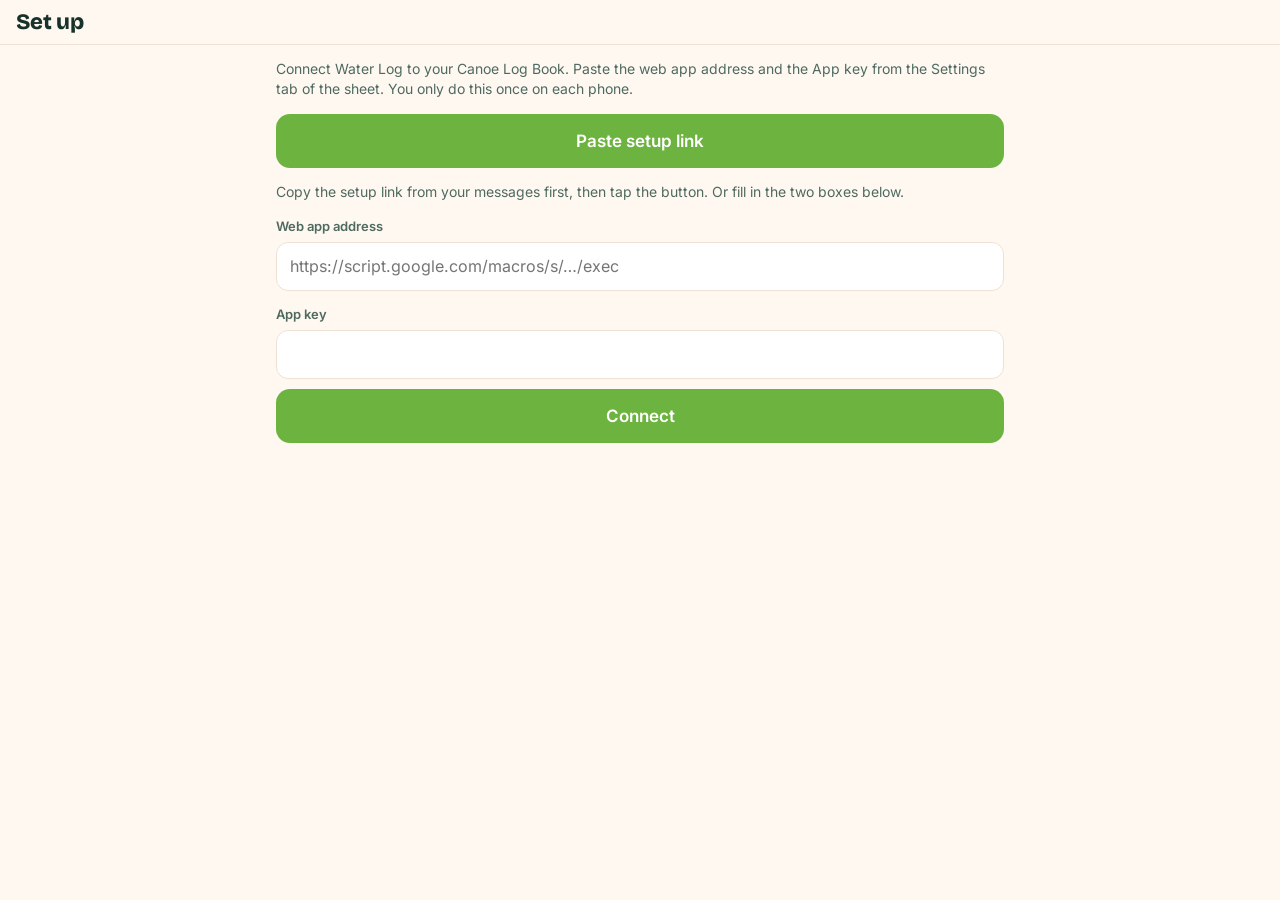
<file: index.html>
<!doctype html>
<html lang="en-GB">
<head>
<meta charset="utf-8">
<meta name="viewport" content="width=device-width, initial-scale=1, viewport-fit=cover">
<title>Water Log</title>
<meta name="theme-color" content="#111513">
<meta name="apple-mobile-web-app-capable" content="yes">
<meta name="mobile-web-app-capable" content="yes">
<meta name="apple-mobile-web-app-status-bar-style" content="black-translucent">
<meta name="apple-mobile-web-app-title" content="Water Log">
<meta name="robots" content="noindex, nofollow">
<link rel="manifest" href="manifest.webmanifest">
<link rel="icon" href="icons/icon-192.png">
<link rel="apple-touch-icon" href="icons/apple-touch-icon.png">
<link rel="stylesheet" href="vendor/leaflet.css">
<link rel="stylesheet" href="app.css">
</head>
<body>
<main id="app"></main>

<nav class="nav" id="nav">
  <a href="#home" data-tab="home">
    <svg viewBox="0 0 24 24"><path d="M3 11l9-7 9 7"/><path d="M5 10v10h14V10"/></svg>Home
  </a>
  <a href="#rivers" data-tab="rivers">
    <svg viewBox="0 0 24 24"><path d="M3 7c3-2 6 2 9 0s6-2 9 0"/><path d="M3 12c3-2 6 2 9 0s6-2 9 0"/><path d="M3 17c3-2 6 2 9 0s6-2 9 0"/></svg>Rivers
  </a>
  <a href="#add" data-tab="add" class="add">
    <span class="plus"><svg viewBox="0 0 24 24"><path d="M12 5v14M5 12h14"/></svg></span>Log
  </a>
  <a href="#map" data-tab="map">
    <svg viewBox="0 0 24 24"><path d="M9 4L3 6v14l6-2 6 2 6-2V4l-6 2-6-2z"/><path d="M9 4v14M15 6v14"/></svg>Map
  </a>
  <a href="#finish" data-tab="finish">
    <svg viewBox="0 0 24 24"><path d="M9 11l3 3 8-8"/><path d="M20 12v7a2 2 0 0 1-2 2H5a2 2 0 0 1-2-2V5a2 2 0 0 1 2-2h11"/></svg>To finish
    <span class="dot" id="finishDot" hidden></span>
  </a>
</nav>

<div class="toast" id="toast"></div>
<div id="turn"><svg viewBox="0 0 24 24"><rect x="7" y="2" width="10" height="20" rx="2"/><path d="M11 18h2"/></svg>Turn your phone upright</div>

<script src="vendor/leaflet.js"></script>
<script src="osgrid.js"></script>
<script src="vendor/exifr.js"></script>
<script src="js/core.js"></script>
<script src="js/sync.js"></script>
<script src="js/maps.js"></script>
<script src="js/places.js"></script>
<script src="js/levels.js"></script>
<script src="js/charts.js"></script>
<script src="js/photos.js"></script>
<script src="js/logbook.js"></script>
<script src="js/app.js"></script>
</body>
</html>
</file>
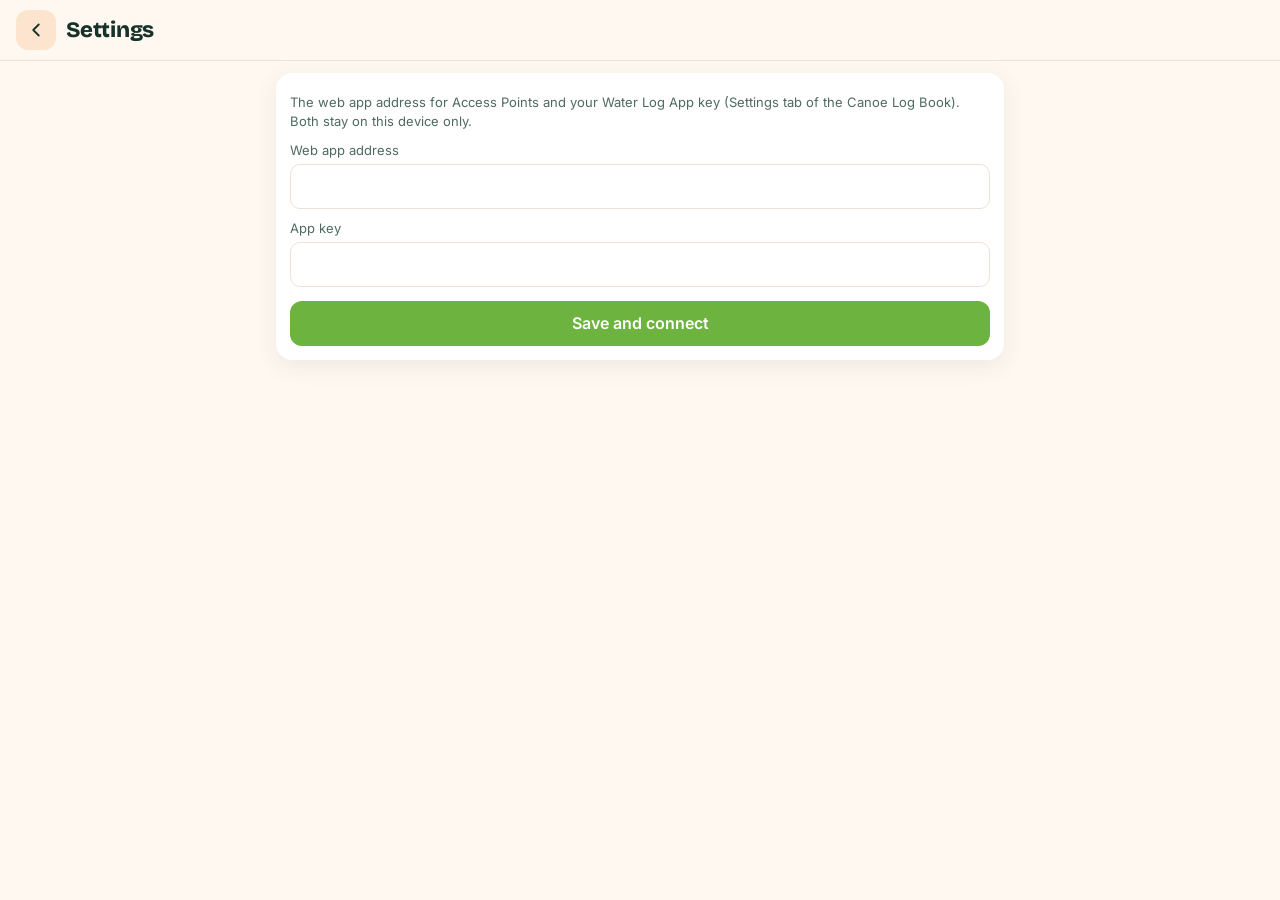
<file: access/index.html>
<!doctype html>
<html lang="en-GB">
<head>
<meta charset="utf-8">
<meta name="viewport" content="width=device-width, initial-scale=1, viewport-fit=cover">
<meta name="robots" content="noindex">
<meta name="apple-mobile-web-app-capable" content="yes">
<meta name="theme-color" content="#FFF8F1">
<title>Access Points</title>
<link rel="icon" href="../icons/icon-192.png">
<link rel="apple-touch-icon" href="../icons/apple-touch-icon.png">
<link rel="stylesheet" href="../vendor/leaflet.css">
<link rel="stylesheet" href="../app.css">
<style>
@font-face { font-family: 'Bricolage'; src: url(../vendor/fonts/bricolage-grotesque-latin-600-normal.woff2) format('woff2'); font-weight: 600; font-display: swap; }
@font-face { font-family: 'Bricolage'; src: url(../vendor/fonts/bricolage-grotesque-latin-800-normal.woff2) format('woff2'); font-weight: 800; font-display: swap; }
@font-face { font-family: 'Inter'; src: url(../vendor/fonts/inter-latin-400-normal.woff2) format('woff2'); font-weight: 400; font-display: swap; }
@font-face { font-family: 'Inter'; src: url(../vendor/fonts/inter-latin-600-normal.woff2) format('woff2'); font-weight: 600; font-display: swap; }
#rivMap { scroll-margin-top: 72px; }
body { padding-bottom: calc(24px + var(--safe-b)); }
.num-pin { width: 28px; height: 28px; border-radius: 50%; background: var(--green); color: #fff; border: 3px solid #fff;
  box-shadow: 0 2px 8px rgba(0,0,0,.35); display: flex; align-items: center; justify-content: center; font: 600 13px Inter, sans-serif; }
.num-pin.sel { background: var(--orange-deep, #C96A2B); transform: scale(1.2); }
.num-pin.new { background: #1E6FD9; }
.laybtn { background: #fff; border: 0; border-radius: 10px; padding: 8px 12px; font: 600 13px Inter, sans-serif; box-shadow: 0 2px 8px rgba(0,0,0,.25); cursor: pointer; }
.searchbox { width: 100%; border: 1px solid var(--line); border-radius: 12px; padding: 11px 12px; background: var(--card); margin: 10px 0 2px; font: inherit; }
.ctry { margin: 18px 0 6px; }
.pt { display: flex; align-items: center; gap: 10px; background: var(--card); border-radius: 14px; padding: 10px 10px 10px 12px; margin: 6px 0; box-shadow: var(--shadow, 0 1px 3px rgba(0,0,0,.08)); }
.pt.sel { outline: 2px solid var(--orange, #F2A15F); }
.pt .seq { flex: none; }
.pt .nm { flex: 1; font-weight: 600; cursor: pointer; }
.pt .arrows { display: flex; gap: 4px; }
.pt .arrows button { width: 36px; height: 36px; border-radius: 10px; border: 1px solid var(--line); background: #fff; font-size: 16px; }
.pt .arrows button:disabled { opacity: .3; }
.editor { background: var(--card); border-radius: 16px; padding: 14px; margin: 12px 0; box-shadow: var(--shadow, 0 1px 3px rgba(0,0,0,.08)); }
.editor label { display: block; font-size: 13px; color: var(--ink-soft); margin: 10px 0 4px; }
.editor input, .editor textarea, .editor select { width: 100%; border: 1px solid var(--line); border-radius: 10px; padding: 10px; font: inherit; background: #fff; }
.editor textarea { min-height: 70px; }
.editor .pos { font-size: 13px; color: var(--ink-soft); margin-top: 8px; }
.editor .pos b { color: #1E6FD9; }
.row2 { display: grid; grid-template-columns: 1fr 1fr; gap: 10px; }
.btns { display: flex; gap: 8px; flex-wrap: wrap; margin-top: 14px; }
.btns .grow { flex: 1; }
.savebtn { background: var(--green); color: #fff; }
.delbtn { color: #B3261E; }
.hint { font-size: 13px; color: var(--ink-soft); margin: 6px 0 0; }
</style>
</head>
<body>
<div id="app"></div>
<div class="toast" id="toast"></div>
<script src="../vendor/leaflet.js"></script>
<script src="../osgrid.js"></script>
<script>
'use strict';
/* ============ basics ============ */
const $ = s => document.querySelector(s);
const esc = s => String(s == null ? '' : s).replace(/[&<>"']/g, c => ({ '&': '&amp;', '<': '&lt;', '>': '&gt;', '"': '&quot;', "'": '&#39;' }[c]));
const enc = encodeURIComponent;
const store = (k, v) => { try { if (v === undefined) return localStorage.getItem(k); localStorage.setItem(k, v); } catch (e) { return null; } };
let toastT;
function toast(t, ms) { const el = $('#toast'); el.textContent = t; el.classList.add('show'); clearTimeout(toastT); toastT = setTimeout(() => el.classList.remove('show'), ms || 2600); }
const ICON = {
  back: '<svg viewBox="0 0 24 24"><path d="M15 6l-6 6 6 6"/></svg>',
  chev: '<svg class="chev" viewBox="0 0 24 24"><path d="M9 6l6 6-6 6"/></svg>',
  cog: '<svg viewBox="0 0 24 24"><circle cx="12" cy="12" r="3"/><path d="M12 2v3M12 19v3M4.2 4.2l2.1 2.1M17.7 17.7l2.1 2.1M2 12h3M19 12h3M4.2 19.8l2.1-2.1M17.7 6.3l2.1-2.1"/></svg>',
  refresh: '<svg viewBox="0 0 24 24"><path d="M21 12a9 9 0 1 1-3-6.7L21 8"/><path d="M21 3v5h-5"/></svg>',
  plus: '<svg viewBox="0 0 24 24"><path d="M12 5v14M5 12h14"/></svg>',
  gps: '<svg viewBox="0 0 24 24"><circle cx="12" cy="12" r="4"/><path d="M12 2v3M12 19v3M2 12h3M19 12h3"/></svg>'
};
const COUNTRIES = ['Scotland', 'England', 'Wales', 'Northern Ireland', 'Ireland', 'Channel Islands', 'France', 'Other'];

/* ============ data & sync ============ */
const cfg = { url: store('sa_url') || '', key: store('sa_key') || '' };
let PTS = [], OUT = [];
try { PTS = JSON.parse(store('sa_pts') || '[]'); } catch (e) {}
try { OUT = JSON.parse(store('sa_out') || '[]'); } catch (e) {}
const saveLocal = () => { store('sa_pts', JSON.stringify(PTS)); store('sa_out', JSON.stringify(OUT)); };
const num = v => { const n = parseFloat(v); return isFinite(n) ? n : null; };
const byId = id => PTS.find(p => String(p.id) === String(id));
const onRiver = r => PTS.filter(p => p.river === r).sort((a, b) => (num(a.order) || 999) - (num(b.order) || 999) || a.name.localeCompare(b.name));

function api(method, body) {
  if (!cfg.url || !cfg.key) return Promise.reject(new Error('Not connected – open Settings'));
  const p = method === 'GET'
    ? fetch(cfg.url + '?key=' + enc(cfg.key), { cache: 'no-store' })
    : fetch(cfg.url, { method: 'POST', headers: { 'Content-Type': 'text/plain;charset=utf-8' }, body: JSON.stringify(Object.assign({ key: cfg.key }, body)) });
  return p.then(r => { if (!r.ok) throw new Error('Server replied ' + r.status); return r.json(); })
    .then(j => { if (j.ok === false) throw new Error(j.error || 'Server error'); return j; });
}
// every change goes into an outbox, so it is safe with no signal and is sent when there is one
function enqueue(op) { OUT.push(op); saveLocal(); flush(); }
let flushing = false;
async function flush() {
  if (flushing || !OUT.length || !cfg.url) return;
  flushing = true;
  try { while (OUT.length) { await api('POST', OUT[0]); OUT.shift(); saveLocal(); } toast('Saved to the log book'); }
  catch (e) { toast('Not sent yet – will retry (' + e.message + ')', 3500); }
  flushing = false; banner();
}
function load() {
  if (OUT.length) return flush().then(() => { if (!OUT.length) load(); });
  return api('GET').then(j => {
    PTS = j.points.map(p => Object.assign(p, { id: String(p.id), name: String(p.name || ''), river: String(p.river || ''), lat: num(p.lat), lon: num(p.lon) }));
    saveLocal(); if (!ED) render();
  }).catch(e => toast((PTS.length ? 'Showing saved copy – ' : '') + e.message, 3500));
}
window.addEventListener('online', flush);
function banner() { const b = $('#banner'); if (b) b.innerHTML = OUT.length ? `<div class="banner"><span class="grow">${OUT.length} change${OUT.length > 1 ? 's' : ''} waiting to send</span><button class="btn small orange" onclick="flush()">Send now</button></div>` : ''; }

/* ============ map ============ */
const TOPO = () => L.tileLayer('https://{s}.tile.opentopomap.org/{z}/{x}/{y}.png', { subdomains: 'abc', maxNativeZoom: 17, maxZoom: 19,
  attribution: '&copy; <a href="https://opentopomap.org">OpenTopoMap</a> (CC-BY-SA), &copy; OpenStreetMap contributors' });
const SAT = () => L.tileLayer('https://server.arcgisonline.com/ArcGIS/rest/services/World_Imagery/MapServer/tile/{z}/{y}/{x}', { maxZoom: 19, attribution: 'Imagery &copy; Esri, Maxar' });
const numIcon = (n, cls) => L.divIcon({ className: '', html: `<div class="num-pin ${cls || ''}">${n}</div>`, iconSize: [28, 28], iconAnchor: [14, 14] });
let MAP = null, LAYER = null, NEWPIN = null;
function makeMap(el) {
  if (MAP) { MAP.remove(); MAP = null; }
  const map = L.map(el);
  let sat = store('sa_layer') === 'sat', tiles = (sat ? SAT() : TOPO()).addTo(map);
  const Tog = L.Control.extend({ options: { position: 'topright' }, onAdd() {
    const b = L.DomUtil.create('button', 'laybtn'); b.textContent = sat ? 'Topo map' : 'Satellite';
    L.DomEvent.disableClickPropagation(b);
    b.onclick = () => { sat = !sat; store('sa_layer', sat ? 'sat' : 'topo'); map.removeLayer(tiles); tiles = (sat ? SAT() : TOPO()).addTo(map); b.textContent = sat ? 'Topo map' : 'Satellite'; };
    return b; } });
  map.addControl(new Tog());
  LAYER = L.layerGroup().addTo(map);
  MAP = map; return map;
}

/* ============ screens ============ */
function topbar(title, back, right) {
  return `<div class="topbar">${back ? `<a class="iconbtn" href="${back}">${ICON.back}</a>` : ''}<h1>${esc(title)}</h1>${right || ''}</div>`;
}

// ---- home: rivers grouped by country, names only
function screenRivers() {
  const q = (store('sa_q') || '').toLowerCase();
  const rivers = {};
  PTS.forEach(p => { if (!q || p.river.toLowerCase().includes(q)) { const c = p.country || 'Other'; (rivers[c] = rivers[c] || new Set()).add(p.river); } });
  const order = COUNTRIES.filter(c => rivers[c]).concat(Object.keys(rivers).filter(c => !COUNTRIES.includes(c)));
  return topbar('Access Points', null, `<button class="iconbtn" onclick="load()" aria-label="Refresh">${ICON.refresh}</button><a class="iconbtn" href="#settings" aria-label="Settings">${ICON.cog}</a>`) +
    `<div class="wrap"><div id="banner"></div>
    <input class="searchbox" id="q" placeholder="Search rivers" value="${esc(store('sa_q') || '')}">
    ${order.map(c => `<h2 class="ctry">${esc(c)}</h2><ul class="list">${[...rivers[c]].sort((a, b) => a.localeCompare(b)).map(r =>
      `<li><a class="row" href="#river/${enc(r)}"><div class="grow"><div class="t">${esc(r)}</div></div>${ICON.chev}</a></li>`).join('')}</ul>`).join('') || '<div class="empty">No rivers match.</div>'}
    <div class="btns"><a class="btn block orange" href="#newriver">${ICON.plus} New river</a></div></div>`;
}
function afterRivers() {
  const q = $('#q');
  q.oninput = () => { store('sa_q', q.value); const pos = q.value.length; render(); const n = $('#q'); n.focus(); n.setSelectionRange(pos, pos); };
  banner();
}

// ---- new river: name and country, then straight into adding its first point
let NEWRIVER = null;
function screenNewRiver() {
  return topbar('New river', '#rivers') + `<div class="wrap"><div class="editor">
    <label>River name</label><input id="nr_name" autocomplete="off">
    <label>Country</label><select id="nr_cty">${COUNTRIES.map(c => `<option>${c}</option>`).join('')}</select>
    <div class="btns"><button class="btn savebtn grow" onclick="startNewRiver()">Next – place the first access point</button></div></div></div>`;
}
window.startNewRiver = function () {
  const n = $('#nr_name').value.trim();
  if (!n) { toast('Type the river name'); return; }
  if (PTS.some(p => p.river.toLowerCase() === n.toLowerCase())) { location.hash = '#river/' + enc(n); return; }
  NEWRIVER = { name: n, country: $('#nr_cty').value };
  location.hash = '#river/' + enc(n);
  setTimeout(() => window.addPoint(), 50);
};

// ---- river page: map, numbered list, and the editor card
let ED = null;   // what is being edited: {id|null, lat, lon, moved}
function screenRiver(r) {
  const ps = onRiver(r);
  return topbar(r, '#rivers') + `<div class="wrap"><div id="banner"></div>
    <div class="mapbox tall" id="rivMap"></div>
    <div id="editor"></div>
    <div id="ptlist">${listHTML(r)}</div>
    <div class="btns"><button class="btn block orange" onclick="addPoint()">${ICON.plus} Add access point</button></div></div>`;
}
function listHTML(r) {
  const ps = onRiver(r);
  if (!ps.length) return '<div class="empty">No access points yet.</div>';
  return ps.map((p, i) => `<div class="pt ${ED && ED.id === p.id ? 'sel' : ''}">
    <span class="seq">${i + 1}</span><span class="nm" onclick="selectPoint('${esc(p.id)}')">${esc(p.name)}</span>
    <span class="arrows"><button aria-label="Up" ${i === 0 ? 'disabled' : ''} onclick="shift('${esc(p.id)}',-1)">↑</button><button aria-label="Down" ${i === ps.length - 1 ? 'disabled' : ''} onclick="shift('${esc(p.id)}',1)">↓</button></span></div>`).join('');
}
let RIVER = '';
function afterRiver(r) {
  RIVER = r; ED = null;
  const map = makeMap($('#rivMap'));
  drawPins();
  const ll = onRiver(r).filter(p => p.lat != null).map(p => [p.lat, p.lon]);
  if (ll.length > 1) map.fitBounds(ll, { padding: [35, 35], maxZoom: 15 }); else if (ll.length) map.setView(ll[0], 14);
  else { try { const o = JSON.parse(store('sa_view')); map.setView(o.c, o.z); } catch (e) { map.setView([54.5, -4], 6); } }
  map.on('moveend', () => store('sa_view', JSON.stringify({ c: map.getCenter(), z: map.getZoom() })));
  // with a point open, a tap on the map moves it there (saved only with Save)
  map.on('click', e => { if (ED) setPos(e.latlng.lat, e.latlng.lng, 'Picked on map'); });
  banner();
}
function drawPins() {
  if (!LAYER) return;
  LAYER.clearLayers(); NEWPIN = null;
  onRiver(RIVER).forEach((p, i) => {
    if (p.lat == null) return;
    const isSel = ED && ED.id === p.id;
    if (isSel && ED.moved) return;   // its new position is drawn in blue instead
    L.marker([p.lat, p.lon], { icon: numIcon(i + 1, isSel ? 'sel' : ''), zIndexOffset: isSel ? 1000 : 0 })
      .addTo(LAYER).on('click', () => selectPoint(p.id)).bindTooltip(esc(p.name), { direction: 'top', offset: [0, -14] });
  });
  if (ED && ED.lat != null && (ED.moved || !ED.id)) NEWPIN = L.marker([ED.lat, ED.lon], { icon: numIcon('•', 'new'), zIndexOffset: 2000 }).addTo(LAYER);
}
function refreshRiver() { $('#ptlist').innerHTML = listHTML(RIVER); drawPins(); }

window.selectPoint = function (id) {
  const p = byId(id); if (!p) return;
  ED = { id: p.id, lat: p.lat, lon: p.lon, moved: false, how: '' };
  editorHTML(p); refreshRiver();
  if (p.lat != null && MAP) MAP.panTo([p.lat, p.lon]);
  $('#rivMap').scrollIntoView({ behavior: 'smooth', block: 'start' });
};
window.addPoint = function () {
  ED = { id: null, lat: null, lon: null, moved: false, how: '' };
  editorHTML({ name: '', notes: '', gauge: '', grid: '', w3w: '' }); refreshRiver();
  $('#rivMap').scrollIntoView({ behavior: 'smooth', block: 'start' });
};
function editorHTML(p) {
  const isNew = !ED.id, d = p.lat != null ? 'https://www.google.com/maps/dir/?api=1&destination=' + p.lat + ',' + p.lon : '';
  $('#editor').innerHTML = `<div class="editor">
    <label>Name</label><input id="e_name" value="${esc(p.name)}" autocomplete="off" placeholder="e.g. Triple Falls lay-by">
    <label>Access notes</label><textarea id="e_notes" placeholder="Which bank, bridges or other features, access; then parking">${esc(p.notes || '')}</textarea>
    <div class="row2"><div><label>Gauge</label><input id="e_gauge" value="${esc(p.gauge || '')}" autocomplete="off"></div>
      <div><label>OS grid ref</label><input id="e_grid" value="${esc(p.grid || '')}" autocomplete="off" onchange="gridTyped()"></div></div>
    <label>what3words</label><input id="e_w3w" value="${esc(p.w3w || '')}" autocomplete="off">
    <div class="pos" id="e_pos">${posText()}</div>
    <div class="btns"><button class="btn small" onclick="useGPS()">${ICON.gps} Use my location</button>${d ? `<a class="btn small" href="${d}" target="_blank" rel="noopener">Directions</a>` : ''}</div>
    <div class="btns"><button class="btn savebtn grow" onclick="savePoint()">Save</button><button class="btn ghost" onclick="closeEditor()">Cancel</button>
      ${isNew ? '' : '<button class="btn ghost delbtn" onclick="deletePoint()">Delete</button>'}</div></div>`;
}
function posText() {
  if (ED.lat == null) return '<b>Tap the map where the access point is.</b>';
  return (ED.moved ? '<b>New position (not saved yet):</b> ' : 'Position: ') + ED.lat.toFixed(5) + ', ' + ED.lon.toFixed(5) + (ED.moved ? '' : ' · tap the map to move it');
}
function setPos(lat, lon, how) {
  ED.lat = +lat.toFixed(6); ED.lon = +lon.toFixed(6); ED.moved = true; ED.how = how;
  const g = window.OSGrid && OSGrid.toGridRef(lat, lon); $('#e_grid').value = g || '';
  $('#e_pos').innerHTML = posText(); drawPins();
}
window.useGPS = function () {
  if (!navigator.geolocation) { toast('Location not available'); return; }
  toast('Finding you…');
  navigator.geolocation.getCurrentPosition(p => { setPos(p.coords.latitude, p.coords.longitude, 'From GPS'); MAP.setView([p.coords.latitude, p.coords.longitude], 16); },
    err => toast(err.code === 1 ? 'Location permission is off for this browser' : 'No fix – tap the map instead'), { enableHighAccuracy: true, timeout: 20000, maximumAge: 30000 });
};
window.gridTyped = function () {
  const v = $('#e_grid').value.trim(); if (!v) return;
  const ll = window.OSGrid && OSGrid.fromGridRef(v);
  if (ll) { setPos(ll[0], ll[1], 'From grid ref'); MAP.setView(ll, 15); } else toast('Grid ref not recognised');
};
window.closeEditor = function () { ED = null; $('#editor').innerHTML = ''; refreshRiver(); };
window.savePoint = function () {
  const name = $('#e_name').value.trim();
  if (!name) { toast('It needs a name'); return; }
  if (PTS.some(p => p.name.toLowerCase() === name.toLowerCase() && p.id !== ED.id)) { toast('There is already an access point called ' + name); return; }
  if (ED.lat == null) { toast('Tap the map to place it first'); return; }
  const f = { name, river: RIVER, gauge: $('#e_gauge').value.trim(), grid: $('#e_grid').value.trim(), w3w: $('#e_w3w').value.trim(), notes: $('#e_notes').value.trim() };
  let p = byId(ED.id), id = ED.id;
  if (!p) {
    id = 'N' + Date.now().toString(36);
    const sib = onRiver(RIVER);
    f.country = (sib[0] && sib[0].country) || (NEWRIVER && NEWRIVER.name === RIVER ? NEWRIVER.country : '') || '';
    f.order = sib.length + 1;
    p = { id, source: 'Added in Access Points', visits: 0, country: f.country, order: f.order }; PTS.push(p);
  }
  if (ED.moved || !ED.id) { f.lat = ED.lat; f.lon = ED.lon; f.position = ED.how || 'Picked on map'; Object.assign(p, { lat: f.lat, lon: f.lon, position: f.position, moved: new Date().toISOString().slice(0, 10) }); }
  Object.assign(p, { name, river: RIVER, gauge: f.gauge, grid: f.grid, w3w: f.w3w, notes: f.notes });
  saveLocal(); enqueue({ action: 'save', id, fields: f });
  ED = null; $('#editor').innerHTML = ''; refreshRiver(); toast('Saved');
};
window.deletePoint = function () {
  const p = byId(ED.id); if (!p) return;
  if (!confirm('Delete "' + p.name + '" completely?')) return;
  PTS = PTS.filter(x => x.id !== p.id);
  renumber(); saveLocal(); enqueue({ action: 'delete', id: p.id });
  ED = null; $('#editor').innerHTML = ''; refreshRiver(); toast('Deleted');
  if (!onRiver(RIVER).length) location.hash = '#rivers';
};
function renumber() { const ps = onRiver(RIVER); ps.forEach((p, i) => p.order = i + 1); return ps; }
window.shift = function (id, d) {
  const ps = onRiver(RIVER), i = ps.findIndex(p => p.id === id), j = i + d;
  if (i < 0 || j < 0 || j >= ps.length) return;
  [ps[i], ps[j]] = [ps[j], ps[i]]; ps.forEach((p, k) => p.order = k + 1);
  saveLocal(); enqueue({ action: 'order', orders: ps.map(p => [p.id, p.order]) }); refreshRiver();
};

// ---- settings
function screenSettings() {
  return topbar('Settings', '#rivers') + `<div class="wrap"><div class="editor">
    <p class="hint">The web app address for Access Points and your Water Log App key (Settings tab of the Canoe Log Book). Both stay on this device only.</p>
    <label>Web app address</label><input id="cfgUrl" value="${esc(cfg.url)}" autocomplete="off" autocapitalize="off" autocorrect="off" spellcheck="false" inputmode="url">
    <label>App key</label><input id="cfgKey" type="password" value="${esc(cfg.key)}" autocomplete="off">
    <div class="btns"><button class="btn savebtn grow" onclick="saveCfg()">Save and connect</button></div></div></div>`;
}
window.saveCfg = function () {
  const m = /macros\/s\/([\w-]+)/.exec($('#cfgUrl').value.trim());
  if (!m) { toast('That doesn\'t look like a web app address ending /exec'); return; }
  cfg.url = 'https://script.google.com/macros/s/' + m[1] + '/exec'; cfg.key = $('#cfgKey').value.trim();
  store('sa_url', cfg.url); store('sa_key', cfg.key);
  toast('Connecting…'); location.hash = '#rivers'; load();
};

/* ============ router ============ */
function render() {
  const h = decodeURIComponent(location.hash.slice(1) || 'rivers'), i = h.indexOf('/'), s = i < 0 ? h : h.slice(0, i), arg = i < 0 ? '' : h.slice(i + 1);
  if (MAP) { MAP.remove(); MAP = null; LAYER = null; }
  ED = null;
  if (s === 'river') { $('#app').innerHTML = screenRiver(arg); afterRiver(arg); }
  else if (s === 'newriver') $('#app').innerHTML = screenNewRiver();
  else if (s === 'settings') $('#app').innerHTML = screenSettings();
  else { $('#app').innerHTML = screenRivers(); afterRivers(); }
  window.scrollTo(0, 0);
}
window.addEventListener('hashchange', render);
render();
if (cfg.url && cfg.key) load(); else location.hash = '#settings';
</script>
</body>
</html>
</file>
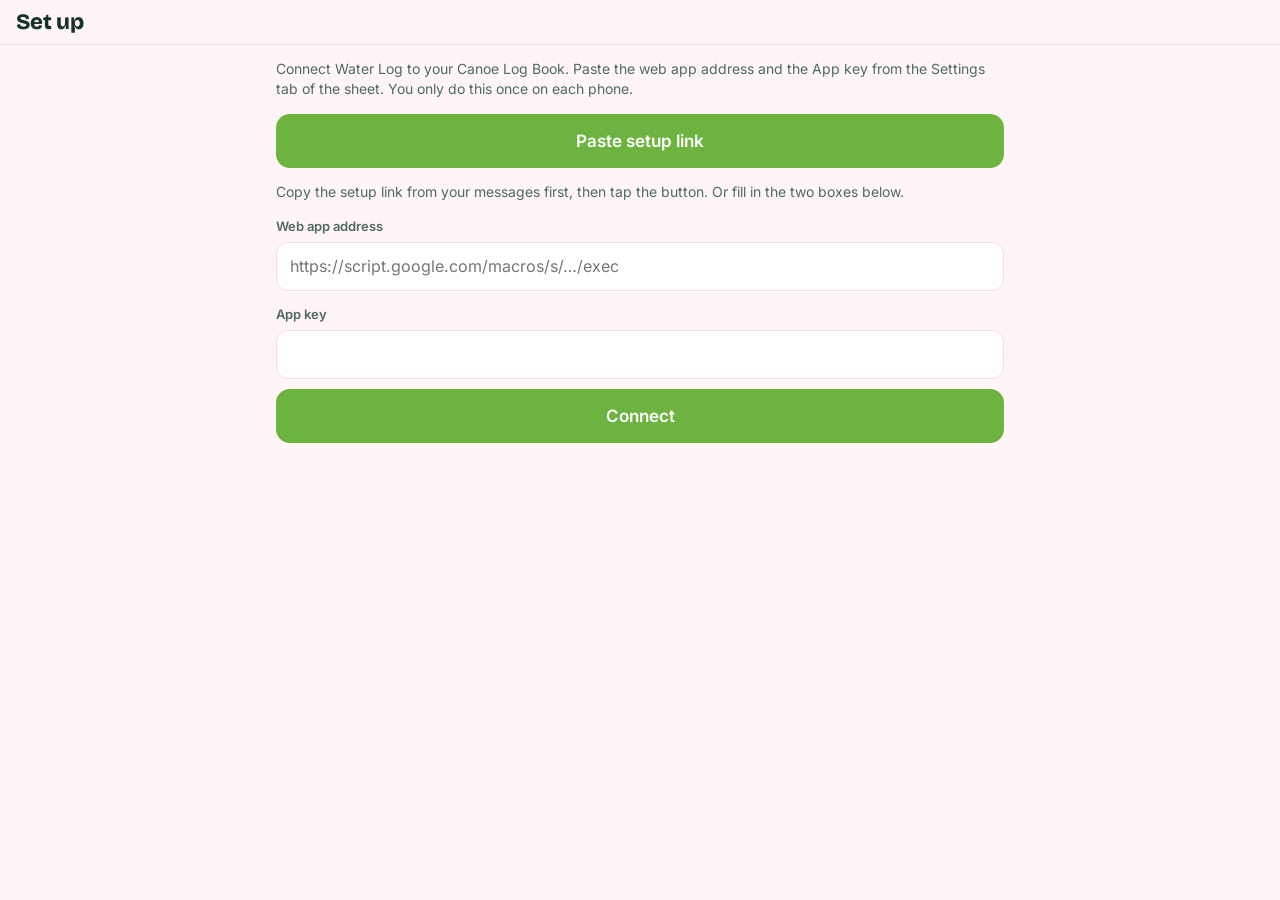
<file: clarissa/index.html>
<!doctype html>
<html lang="en-GB">
<head>
<meta charset="utf-8">
<meta name="viewport" content="width=device-width, initial-scale=1, viewport-fit=cover">
<title>Water Log</title>
<meta name="theme-color" content="#111513">
<meta name="apple-mobile-web-app-capable" content="yes">
<meta name="mobile-web-app-capable" content="yes">
<meta name="apple-mobile-web-app-status-bar-style" content="black-translucent">
<meta name="apple-mobile-web-app-title" content="Water Log">
<meta name="robots" content="noindex, nofollow">
<link rel="manifest" href="manifest.webmanifest">
<link rel="icon" href="icons/icon-192.png">
<link rel="apple-touch-icon" href="icons/apple-touch-icon.png">
<link rel="stylesheet" href="../vendor/leaflet.css">
<link rel="stylesheet" href="../app.css">
<link rel="stylesheet" href="theme.css">
<!-- Clarissa's log: keeps its own saved copy on the phone, separate from Hugh's -->
<script>window.WL_NS = 'clarissa_'; window.WL_ROOT = '../';</script>
</head>
<body>
<main id="app"></main>

<nav class="nav" id="nav">
  <a href="#home" data-tab="home">
    <svg viewBox="0 0 24 24"><path d="M3 11l9-7 9 7"/><path d="M5 10v10h14V10"/></svg>Home
  </a>
  <a href="#rivers" data-tab="rivers">
    <svg viewBox="0 0 24 24"><path d="M3 7c3-2 6 2 9 0s6-2 9 0"/><path d="M3 12c3-2 6 2 9 0s6-2 9 0"/><path d="M3 17c3-2 6 2 9 0s6-2 9 0"/></svg>Rivers
  </a>
  <a href="#add" data-tab="add" class="add">
    <span class="plus"><svg viewBox="0 0 24 24"><path d="M12 5v14M5 12h14"/></svg></span>Log
  </a>
  <a href="#map" data-tab="map">
    <svg viewBox="0 0 24 24"><path d="M9 4L3 6v14l6-2 6 2 6-2V4l-6 2-6-2z"/><path d="M9 4v14M15 6v14"/></svg>Map
  </a>
  <a href="#finish" data-tab="finish">
    <svg viewBox="0 0 24 24"><path d="M9 11l3 3 8-8"/><path d="M20 12v7a2 2 0 0 1-2 2H5a2 2 0 0 1-2-2V5a2 2 0 0 1 2-2h11"/></svg>To finish
    <span class="dot" id="finishDot" hidden></span>
  </a>
</nav>

<div class="toast" id="toast"></div>
<div id="turn"><svg viewBox="0 0 24 24"><rect x="7" y="2" width="10" height="20" rx="2"/><path d="M11 18h2"/></svg>Turn your phone upright</div>

<script src="../vendor/leaflet.js"></script>
<script src="../osgrid.js"></script>
<script src="../vendor/exifr.js"></script>
<script src="../js/core.js"></script>
<script src="../js/sync.js"></script>
<script src="../js/maps.js"></script>
<script src="../js/places.js"></script>
<script src="../js/levels.js"></script>
<script src="../js/charts.js"></script>
<script src="../js/photos.js"></script>
<script src="../js/logbook.js"></script>
<script src="../js/app.js"></script>
</body>
</html>
</file>
<file: vendor/leaflet.css>
/* required styles */

.leaflet-pane,
.leaflet-tile,
.leaflet-marker-icon,
.leaflet-marker-shadow,
.leaflet-tile-container,
.leaflet-pane > svg,
.leaflet-pane > canvas,
.leaflet-zoom-box,
.leaflet-image-layer,
.leaflet-layer {
	position: absolute;
	left: 0;
	top: 0;
	}
.leaflet-container {
	overflow: hidden;
	}
.leaflet-tile,
.leaflet-marker-icon,
.leaflet-marker-shadow {
	-webkit-user-select: none;
	   -moz-user-select: none;
	        user-select: none;
	  -webkit-user-drag: none;
	}
/* Prevents IE11 from highlighting tiles in blue */
.leaflet-tile::selection {
	background: transparent;
}
/* Safari renders non-retina tile on retina better with this, but Chrome is worse */
.leaflet-safari .leaflet-tile {
	image-rendering: -webkit-optimize-contrast;
	}
/* hack that prevents hw layers "stretching" when loading new tiles */
.leaflet-safari .leaflet-tile-container {
	width: 1600px;
	height: 1600px;
	-webkit-transform-origin: 0 0;
	}
.leaflet-marker-icon,
.leaflet-marker-shadow {
	display: block;
	}
/* .leaflet-container svg: reset svg max-width decleration shipped in Joomla! (joomla.org) 3.x */
/* .leaflet-container img: map is broken in FF if you have max-width: 100% on tiles */
.leaflet-container .leaflet-overlay-pane svg {
	max-width: none !important;
	max-height: none !important;
	}
.leaflet-container .leaflet-marker-pane img,
.leaflet-container .leaflet-shadow-pane img,
.leaflet-container .leaflet-tile-pane img,
.leaflet-container img.leaflet-image-layer,
.leaflet-container .leaflet-tile {
	max-width: none !important;
	max-height: none !important;
	width: auto;
	padding: 0;
	}

.leaflet-container img.leaflet-tile {
	/* See: https://bugs.chromium.org/p/chromium/issues/detail?id=600120 */
	mix-blend-mode: plus-lighter;
}

.leaflet-container.leaflet-touch-zoom {
	-ms-touch-action: pan-x pan-y;
	touch-action: pan-x pan-y;
	}
.leaflet-container.leaflet-touch-drag {
	-ms-touch-action: pinch-zoom;
	/* Fallback for FF which doesn't support pinch-zoom */
	touch-action: none;
	touch-action: pinch-zoom;
}
.leaflet-container.leaflet-touch-drag.leaflet-touch-zoom {
	-ms-touch-action: none;
	touch-action: none;
}
.leaflet-container {
	-webkit-tap-highlight-color: transparent;
}
.leaflet-container a {
	-webkit-tap-highlight-color: rgba(51, 181, 229, 0.4);
}
.leaflet-tile {
	filter: inherit;
	visibility: hidden;
	}
.leaflet-tile-loaded {
	visibility: inherit;
	}
.leaflet-zoom-box {
	width: 0;
	height: 0;
	-moz-box-sizing: border-box;
	     box-sizing: border-box;
	z-index: 800;
	}
/* workaround for https://bugzilla.mozilla.org/show_bug.cgi?id=888319 */
.leaflet-overlay-pane svg {
	-moz-user-select: none;
	}

.leaflet-pane         { z-index: 400; }

.leaflet-tile-pane    { z-index: 200; }
.leaflet-overlay-pane { z-index: 400; }
.leaflet-shadow-pane  { z-index: 500; }
.leaflet-marker-pane  { z-index: 600; }
.leaflet-tooltip-pane   { z-index: 650; }
.leaflet-popup-pane   { z-index: 700; }

.leaflet-map-pane canvas { z-index: 100; }
.leaflet-map-pane svg    { z-index: 200; }

.leaflet-vml-shape {
	width: 1px;
	height: 1px;
	}
.lvml {
	behavior: url(#default#VML);
	display: inline-block;
	position: absolute;
	}


/* control positioning */

.leaflet-control {
	position: relative;
	z-index: 800;
	pointer-events: visiblePainted; /* IE 9-10 doesn't have auto */
	pointer-events: auto;
	}
.leaflet-top,
.leaflet-bottom {
	position: absolute;
	z-index: 1000;
	pointer-events: none;
	}
.leaflet-top {
	top: 0;
	}
.leaflet-right {
	right: 0;
	}
.leaflet-bottom {
	bottom: 0;
	}
.leaflet-left {
	left: 0;
	}
.leaflet-control {
	float: left;
	clear: both;
	}
.leaflet-right .leaflet-control {
	float: right;
	}
.leaflet-top .leaflet-control {
	margin-top: 10px;
	}
.leaflet-bottom .leaflet-control {
	margin-bottom: 10px;
	}
.leaflet-left .leaflet-control {
	margin-left: 10px;
	}
.leaflet-right .leaflet-control {
	margin-right: 10px;
	}


/* zoom and fade animations */

.leaflet-fade-anim .leaflet-popup {
	opacity: 0;
	-webkit-transition: opacity 0.2s linear;
	   -moz-transition: opacity 0.2s linear;
	        transition: opacity 0.2s linear;
	}
.leaflet-fade-anim .leaflet-map-pane .leaflet-popup {
	opacity: 1;
	}
.leaflet-zoom-animated {
	-webkit-transform-origin: 0 0;
	    -ms-transform-origin: 0 0;
	        transform-origin: 0 0;
	}
svg.leaflet-zoom-animated {
	will-change: transform;
}

.leaflet-zoom-anim .leaflet-zoom-animated {
	-webkit-transition: -webkit-transform 0.25s cubic-bezier(0,0,0.25,1);
	   -moz-transition:    -moz-transform 0.25s cubic-bezier(0,0,0.25,1);
	        transition:         transform 0.25s cubic-bezier(0,0,0.25,1);
	}
.leaflet-zoom-anim .leaflet-tile,
.leaflet-pan-anim .leaflet-tile {
	-webkit-transition: none;
	   -moz-transition: none;
	        transition: none;
	}

.leaflet-zoom-anim .leaflet-zoom-hide {
	visibility: hidden;
	}


/* cursors */

.leaflet-interactive {
	cursor: pointer;
	}
.leaflet-grab {
	cursor: -webkit-grab;
	cursor:    -moz-grab;
	cursor:         grab;
	}
.leaflet-crosshair,
.leaflet-crosshair .leaflet-interactive {
	cursor: crosshair;
	}
.leaflet-popup-pane,
.leaflet-control {
	cursor: auto;
	}
.leaflet-dragging .leaflet-grab,
.leaflet-dragging .leaflet-grab .leaflet-interactive,
.leaflet-dragging .leaflet-marker-draggable {
	cursor: move;
	cursor: -webkit-grabbing;
	cursor:    -moz-grabbing;
	cursor:         grabbing;
	}

/* marker & overlays interactivity */
.leaflet-marker-icon,
.leaflet-marker-shadow,
.leaflet-image-layer,
.leaflet-pane > svg path,
.leaflet-tile-container {
	pointer-events: none;
	}

.leaflet-marker-icon.leaflet-interactive,
.leaflet-image-layer.leaflet-interactive,
.leaflet-pane > svg path.leaflet-interactive,
svg.leaflet-image-layer.leaflet-interactive path {
	pointer-events: visiblePainted; /* IE 9-10 doesn't have auto */
	pointer-events: auto;
	}

/* visual tweaks */

.leaflet-container {
	background: #ddd;
	outline-offset: 1px;
	}
.leaflet-container a {
	color: #0078A8;
	}
.leaflet-zoom-box {
	border: 2px dotted #38f;
	background: rgba(255,255,255,0.5);
	}


/* general typography */
.leaflet-container {
	font-family: "Helvetica Neue", Arial, Helvetica, sans-serif;
	font-size: 12px;
	font-size: 0.75rem;
	line-height: 1.5;
	}


/* general toolbar styles */

.leaflet-bar {
	box-shadow: 0 1px 5px rgba(0,0,0,0.65);
	border-radius: 4px;
	}
.leaflet-bar a {
	background-color: #fff;
	border-bottom: 1px solid #ccc;
	width: 26px;
	height: 26px;
	line-height: 26px;
	display: block;
	text-align: center;
	text-decoration: none;
	color: black;
	}
.leaflet-bar a,
.leaflet-control-layers-toggle {
	background-position: 50% 50%;
	background-repeat: no-repeat;
	display: block;
	}
.leaflet-bar a:hover,
.leaflet-bar a:focus {
	background-color: #f4f4f4;
	}
.leaflet-bar a:first-child {
	border-top-left-radius: 4px;
	border-top-right-radius: 4px;
	}
.leaflet-bar a:last-child {
	border-bottom-left-radius: 4px;
	border-bottom-right-radius: 4px;
	border-bottom: none;
	}
.leaflet-bar a.leaflet-disabled {
	cursor: default;
	background-color: #f4f4f4;
	color: #bbb;
	}

.leaflet-touch .leaflet-bar a {
	width: 30px;
	height: 30px;
	line-height: 30px;
	}
.leaflet-touch .leaflet-bar a:first-child {
	border-top-left-radius: 2px;
	border-top-right-radius: 2px;
	}
.leaflet-touch .leaflet-bar a:last-child {
	border-bottom-left-radius: 2px;
	border-bottom-right-radius: 2px;
	}

/* zoom control */

.leaflet-control-zoom-in,
.leaflet-control-zoom-out {
	font: bold 18px 'Lucida Console', Monaco, monospace;
	text-indent: 1px;
	}

.leaflet-touch .leaflet-control-zoom-in, .leaflet-touch .leaflet-control-zoom-out  {
	font-size: 22px;
	}


/* layers control */

.leaflet-control-layers {
	box-shadow: 0 1px 5px rgba(0,0,0,0.4);
	background: #fff;
	border-radius: 5px;
	}
.leaflet-control-layers-toggle {
	background-image: url(images/layers.png);
	width: 36px;
	height: 36px;
	}
.leaflet-retina .leaflet-control-layers-toggle {
	background-image: url(images/layers-2x.png);
	background-size: 26px 26px;
	}
.leaflet-touch .leaflet-control-layers-toggle {
	width: 44px;
	height: 44px;
	}
.leaflet-control-layers .leaflet-control-layers-list,
.leaflet-control-layers-expanded .leaflet-control-layers-toggle {
	display: none;
	}
.leaflet-control-layers-expanded .leaflet-control-layers-list {
	display: block;
	position: relative;
	}
.leaflet-control-layers-expanded {
	padding: 6px 10px 6px 6px;
	color: #333;
	background: #fff;
	}
.leaflet-control-layers-scrollbar {
	overflow-y: scroll;
	overflow-x: hidden;
	padding-right: 5px;
	}
.leaflet-control-layers-selector {
	margin-top: 2px;
	position: relative;
	top: 1px;
	}
.leaflet-control-layers label {
	display: block;
	font-size: 13px;
	font-size: 1.08333em;
	}
.leaflet-control-layers-separator {
	height: 0;
	border-top: 1px solid #ddd;
	margin: 5px -10px 5px -6px;
	}

/* Default icon URLs */
.leaflet-default-icon-path { /* used only in path-guessing heuristic, see L.Icon.Default */
	background-image: url(images/marker-icon.png);
	}


/* attribution and scale controls */

.leaflet-container .leaflet-control-attribution {
	background: #fff;
	background: rgba(255, 255, 255, 0.8);
	margin: 0;
	}
.leaflet-control-attribution,
.leaflet-control-scale-line {
	padding: 0 5px;
	color: #333;
	line-height: 1.4;
	}
.leaflet-control-attribution a {
	text-decoration: none;
	}
.leaflet-control-attribution a:hover,
.leaflet-control-attribution a:focus {
	text-decoration: underline;
	}
.leaflet-attribution-flag {
	display: inline !important;
	vertical-align: baseline !important;
	width: 1em;
	height: 0.6669em;
	}
.leaflet-left .leaflet-control-scale {
	margin-left: 5px;
	}
.leaflet-bottom .leaflet-control-scale {
	margin-bottom: 5px;
	}
.leaflet-control-scale-line {
	border: 2px solid #777;
	border-top: none;
	line-height: 1.1;
	padding: 2px 5px 1px;
	white-space: nowrap;
	-moz-box-sizing: border-box;
	     box-sizing: border-box;
	background: rgba(255, 255, 255, 0.8);
	text-shadow: 1px 1px #fff;
	}
.leaflet-control-scale-line:not(:first-child) {
	border-top: 2px solid #777;
	border-bottom: none;
	margin-top: -2px;
	}
.leaflet-control-scale-line:not(:first-child):not(:last-child) {
	border-bottom: 2px solid #777;
	}

.leaflet-touch .leaflet-control-attribution,
.leaflet-touch .leaflet-control-layers,
.leaflet-touch .leaflet-bar {
	box-shadow: none;
	}
.leaflet-touch .leaflet-control-layers,
.leaflet-touch .leaflet-bar {
	border: 2px solid rgba(0,0,0,0.2);
	background-clip: padding-box;
	}


/* popup */

.leaflet-popup {
	position: absolute;
	text-align: center;
	margin-bottom: 20px;
	}
.leaflet-popup-content-wrapper {
	padding: 1px;
	text-align: left;
	border-radius: 12px;
	}
.leaflet-popup-content {
	margin: 13px 24px 13px 20px;
	line-height: 1.3;
	font-size: 13px;
	font-size: 1.08333em;
	min-height: 1px;
	}
.leaflet-popup-content p {
	margin: 17px 0;
	margin: 1.3em 0;
	}
.leaflet-popup-tip-container {
	width: 40px;
	height: 20px;
	position: absolute;
	left: 50%;
	margin-top: -1px;
	margin-left: -20px;
	overflow: hidden;
	pointer-events: none;
	}
.leaflet-popup-tip {
	width: 17px;
	height: 17px;
	padding: 1px;

	margin: -10px auto 0;
	pointer-events: auto;

	-webkit-transform: rotate(45deg);
	   -moz-transform: rotate(45deg);
	    -ms-transform: rotate(45deg);
	        transform: rotate(45deg);
	}
.leaflet-popup-content-wrapper,
.leaflet-popup-tip {
	background: white;
	color: #333;
	box-shadow: 0 3px 14px rgba(0,0,0,0.4);
	}
.leaflet-container a.leaflet-popup-close-button {
	position: absolute;
	top: 0;
	right: 0;
	border: none;
	text-align: center;
	width: 24px;
	height: 24px;
	font: 16px/24px Tahoma, Verdana, sans-serif;
	color: #757575;
	text-decoration: none;
	background: transparent;
	}
.leaflet-container a.leaflet-popup-close-button:hover,
.leaflet-container a.leaflet-popup-close-button:focus {
	color: #585858;
	}
.leaflet-popup-scrolled {
	overflow: auto;
	}

.leaflet-oldie .leaflet-popup-content-wrapper {
	-ms-zoom: 1;
	}
.leaflet-oldie .leaflet-popup-tip {
	width: 24px;
	margin: 0 auto;

	-ms-filter: "progid:DXImageTransform.Microsoft.Matrix(M11=0.70710678, M12=0.70710678, M21=-0.70710678, M22=0.70710678)";
	filter: progid:DXImageTransform.Microsoft.Matrix(M11=0.70710678, M12=0.70710678, M21=-0.70710678, M22=0.70710678);
	}

.leaflet-oldie .leaflet-control-zoom,
.leaflet-oldie .leaflet-control-layers,
.leaflet-oldie .leaflet-popup-content-wrapper,
.leaflet-oldie .leaflet-popup-tip {
	border: 1px solid #999;
	}


/* div icon */

.leaflet-div-icon {
	background: #fff;
	border: 1px solid #666;
	}


/* Tooltip */
/* Base styles for the element that has a tooltip */
.leaflet-tooltip {
	position: absolute;
	padding: 6px;
	background-color: #fff;
	border: 1px solid #fff;
	border-radius: 3px;
	color: #222;
	white-space: nowrap;
	-webkit-user-select: none;
	-moz-user-select: none;
	-ms-user-select: none;
	user-select: none;
	pointer-events: none;
	box-shadow: 0 1px 3px rgba(0,0,0,0.4);
	}
.leaflet-tooltip.leaflet-interactive {
	cursor: pointer;
	pointer-events: auto;
	}
.leaflet-tooltip-top:before,
.leaflet-tooltip-bottom:before,
.leaflet-tooltip-left:before,
.leaflet-tooltip-right:before {
	position: absolute;
	pointer-events: none;
	border: 6px solid transparent;
	background: transparent;
	content: "";
	}

/* Directions */

.leaflet-tooltip-bottom {
	margin-top: 6px;
}
.leaflet-tooltip-top {
	margin-top: -6px;
}
.leaflet-tooltip-bottom:before,
.leaflet-tooltip-top:before {
	left: 50%;
	margin-left: -6px;
	}
.leaflet-tooltip-top:before {
	bottom: 0;
	margin-bottom: -12px;
	border-top-color: #fff;
	}
.leaflet-tooltip-bottom:before {
	top: 0;
	margin-top: -12px;
	margin-left: -6px;
	border-bottom-color: #fff;
	}
.leaflet-tooltip-left {
	margin-left: -6px;
}
.leaflet-tooltip-right {
	margin-left: 6px;
}
.leaflet-tooltip-left:before,
.leaflet-tooltip-right:before {
	top: 50%;
	margin-top: -6px;
	}
.leaflet-tooltip-left:before {
	right: 0;
	margin-right: -12px;
	border-left-color: #fff;
	}
.leaflet-tooltip-right:before {
	left: 0;
	margin-left: -12px;
	border-right-color: #fff;
	}

/* Printing */

@media print {
	/* Prevent printers from removing background-images of controls. */
	.leaflet-control {
		-webkit-print-color-adjust: exact;
		print-color-adjust: exact;
		}
	}
</file>
<file: app.css>
@font-face { font-family: 'Bricolage'; src: url(vendor/fonts/bricolage-grotesque-latin-600-normal.woff2) format('woff2'); font-weight: 600; font-display: swap; }
@font-face { font-family: 'Bricolage'; src: url(vendor/fonts/bricolage-grotesque-latin-800-normal.woff2) format('woff2'); font-weight: 800; font-display: swap; }
@font-face { font-family: 'Inter'; src: url(vendor/fonts/inter-latin-400-normal.woff2) format('woff2'); font-weight: 400; font-display: swap; }
@font-face { font-family: 'Inter'; src: url(vendor/fonts/inter-latin-600-normal.woff2) format('woff2'); font-weight: 600; font-display: swap; }

:root {
  --orange: #F4A261;
  --orange-soft: #FDE4CE;
  --orange-deep: #C96A2B;
  --green: #6DB33F;
  --green-soft: #E4F3D9;
  --green-deep: #3F7A22;
  --ink: #17322A;
  --org: #E8772E;
  --night: #111513;
  --bar: #0B0D0C;
  --ink-soft: #4E6A60;
  --paper: #FFF8F1;
  --card: #FFFFFF;
  --line: #EEE2D6;
  --shadow: 0 6px 24px rgba(23, 50, 42, .08);
  --radius: 18px;
  --nav-h: 68px;
  --safe-b: env(safe-area-inset-bottom, 0px);
  --safe-t: env(safe-area-inset-top, 0px);
}

* { box-sizing: border-box; -webkit-tap-highlight-color: transparent; }
[hidden] { display: none !important; }
html, body { margin: 0; padding: 0; }
body {
  background: var(--paper);
  color: var(--ink);
  font: 400 16px/1.45 Inter, -apple-system, system-ui, sans-serif;
  padding-bottom: calc(var(--nav-h) + var(--safe-b) + 16px);
  overflow-x: hidden;
}
h1, h2, h3, .num { font-family: Bricolage, Inter, sans-serif; letter-spacing: -.01em; }
h1 { font-weight: 800; font-size: 30px; line-height: 1.1; margin: 0; }
h2 { font-weight: 800; font-size: 21px; margin: 26px 0 10px; }
h3 { font-weight: 600; font-size: 17px; margin: 0; }
a { color: var(--green-deep); }
button, input, select, textarea { font: inherit; color: inherit; }

.wrap { padding: 0 16px; max-width: 760px; margin: 0 auto; }

/* ---------- top bar ---------- */
.topbar {
  position: sticky; top: 0; z-index: 500;
  display: flex; align-items: center; gap: 10px;
  padding: calc(10px + var(--safe-t)) 16px 10px;
  background: rgba(255, 248, 241, .92);
  backdrop-filter: blur(10px); -webkit-backdrop-filter: blur(10px);
  border-bottom: 1px solid var(--line);
}
.topbar h1 { font-size: 22px; flex: 1; min-width: 0; overflow: hidden; text-overflow: ellipsis; white-space: nowrap; }
.iconbtn {
  width: 40px; height: 40px; border-radius: 12px; border: 0; background: var(--orange-soft);
  display: grid; place-items: center; cursor: pointer; flex: none;
}
.iconbtn svg { width: 22px; height: 22px; stroke: var(--ink); fill: none; stroke-width: 2; stroke-linecap: round; stroke-linejoin: round; }

/* ---------- home: drawn on a 393 x 768 board, scaled to the phone's width ---------- */
body.homepage { background: var(--night); padding-bottom: 0; }
.home { position: relative; width: 100%; overflow: hidden; background: var(--night); }
.board { position: absolute; top: 0; left: 0; width: 393px; height: 746px; transform-origin: 0 0; color: #fff; }
.board .ph { position: absolute; left: 0; right: 0; background-size: cover; background-repeat: no-repeat; }
.board .p1 { top: 0; height: 280px; background-image: url(home1.jpg); background-position: 50% 0%; clip-path: polygon(0 0, 100% 0, 100% 216px, 0 280px); }
.board .p1::after { content: ''; position: absolute; inset: 0; background: linear-gradient(180deg, rgba(17,21,19,.55), rgba(17,21,19,0) 22%); }
.board .p2 { top: 446px; height: 300px; background-image: url(home2.jpg); background-position: 50% 100%; clip-path: polygon(0 64px, 100% 0, 100% 100%, 0 100%); }
.board .title { position: absolute; left: 18px; top: 294px; margin: 0; font: 800 58px/1 Bricolage, Inter, sans-serif; letter-spacing: -.025em; color: var(--org); }
.board .st { position: absolute; display: block; background: none; border: 0; padding: 0; color: #fff; text-align: left; cursor: pointer; }
.board .st b { display: block; font: 800 42px/1 Bricolage, Inter, sans-serif; letter-spacing: -.02em; }
.board .st span { display: block; margin-top: 4px; font: 600 11px/1.3 Inter, sans-serif; letter-spacing: .12em; text-transform: uppercase; color: #b9c2bd; }
.board .st span { max-width: 92px; }
.board .s1 { left: 18px; top: 420px; } .board .s1 b { color: var(--org); }
.board .s2 { left: 116px; top: 404px; }
.board .s3 { left: 208px; top: 388px; } .board .s3 b { color: #7CC653; }
.board .s4 { left: 300px; top: 372px; } .board .s4 b { color: #8CC4F0; }
.board .gear { position: absolute; top: 236px; right: 16px; width: 38px; height: 38px; border-radius: 12px; border: 0; background: rgba(255,255,255,.14); display: grid; place-items: center; cursor: pointer; }
.board .gear svg { width: 20px; height: 20px; stroke: #fff; fill: none; stroke-width: 2; stroke-linecap: round; }
.board .pending { position: absolute; left: 14px; top: calc(12px + var(--safe-t)); display: flex; align-items: center; gap: 8px; padding: 7px 12px; border: 0; border-radius: 99px; background: var(--org); color: #111; font: 600 13px Inter, sans-serif; cursor: pointer; }

/* ---------- cards & lists ---------- */
.card { background: var(--card); border-radius: var(--radius); box-shadow: var(--shadow); padding: 14px; margin: 12px 0; }
.card.flat { box-shadow: none; border: 1px solid var(--line); }
.mapbox { height: 340px; border-radius: var(--radius); overflow: hidden; box-shadow: var(--shadow); margin: 12px 0; background: var(--green-soft); }
.mapbox.small { height: 260px; }
.mapbox.tall { height: min(62vh, 520px); }
.list { list-style: none; margin: 0; padding: 0; }
.row {
  display: flex; align-items: center; gap: 12px; padding: 13px 14px; background: var(--card);
  border-radius: 14px; margin: 8px 0; box-shadow: 0 2px 10px rgba(23,50,42,.05); cursor: pointer;
  text-decoration: none; color: inherit;
}
.row .grow { flex: 1; min-width: 0; }
.row .t { font-weight: 600; }
.row .s { font-size: 13.5px; color: var(--ink-soft); overflow: hidden; text-overflow: ellipsis; white-space: nowrap; }
.row .badge { flex: none; }
.chev { flex: none; width: 18px; height: 18px; stroke: var(--ink-soft); fill: none; stroke-width: 2.2; }
.datebox {
  flex: none; width: 58px; height: 58px; text-align: center; border-radius: 12px; background: var(--orange-soft); padding: 0;
  display: flex; flex-direction: column; justify-content: center; font-family: Bricolage, sans-serif; line-height: 1.08;
}
.datebox b { display: block; font-size: 19px; font-weight: 600; color: var(--ink); }
.datebox .m { display: block; font: 700 12px Inter, sans-serif; text-transform: uppercase; letter-spacing: .04em; color: var(--orange-deep); }
.datebox .y { display: block; font: 600 12px Inter, sans-serif; color: var(--ink-soft); }

.badge { display: inline-block; font-size: 12px; font-weight: 600; padding: 3px 9px; border-radius: 99px; background: var(--green-soft); color: var(--green-deep); white-space: nowrap; }
.badge.orange { background: var(--orange-soft); color: var(--orange-deep); }
.badge.grey { background: #EFEAE4; color: var(--ink-soft); }
.badge.warn { background: #FFF0B8; color: #7A5B00; }

.chips { display: flex; flex-wrap: wrap; gap: 8px; margin: 8px 0; }
.chip {
  border: 1px solid var(--line); background: var(--card); border-radius: 99px; padding: 6px 12px; font-size: 14px; cursor: pointer;
}
.chip.on { background: var(--green); border-color: var(--green); color: #fff; }
.chip .x { margin-left: 6px; opacity: .8; }

.meta { display: flex; flex-wrap: wrap; gap: 8px; margin: 10px 0 2px; }
.kv { display: grid; grid-template-columns: 112px 1fr; gap: 6px 12px; font-size: 15px; }
.kv dt { color: var(--ink-soft); }
.kv dd { margin: 0; white-space: pre-wrap; word-break: break-word; }
.muted { color: var(--ink-soft); font-size: 14px; }
.notes { white-space: pre-wrap; }

.place h3 { display: flex; align-items: center; gap: 8px; flex-wrap: wrap; }
.place .codes { font-size: 14px; color: var(--ink-soft); margin: 6px 0; }
.place .codes span { margin-right: 12px; white-space: nowrap; }
.btnrow { display: flex; flex-wrap: wrap; gap: 8px; margin-top: 10px; }

.btn {
  display: inline-flex; align-items: center; justify-content: center; gap: 8px;
  border: 0; border-radius: 12px; padding: 11px 16px; font-weight: 600; cursor: pointer; text-decoration: none;
  background: var(--green); color: #fff;
}
.btn.orange { background: var(--orange); color: var(--ink); }
.btn.ghost { background: var(--card); color: var(--ink); border: 1px solid var(--line); }
.btn.small { padding: 8px 12px; font-size: 14px; border-radius: 10px; }
.btn.block { width: 100%; padding: 15px; font-size: 17px; border-radius: 14px; }
.btn:disabled { opacity: .5; }
.btn svg { width: 18px; height: 18px; stroke: currentColor; fill: none; stroke-width: 2.2; stroke-linecap: round; stroke-linejoin: round; }

.search { width: 100%; padding: 12px 14px; border-radius: 14px; border: 1px solid var(--line); background: var(--card); margin: 12px 0 4px; }
.seg { display: inline-flex; background: #F1E8DE; border-radius: 12px; padding: 3px; gap: 2px; margin: 8px 0; }
.seg button { border: 0; background: none; padding: 7px 12px; border-radius: 9px; font-size: 14px; font-weight: 600; color: var(--ink-soft); cursor: pointer; }
.seg button.on { background: var(--card); color: var(--ink); box-shadow: 0 1px 4px rgba(0,0,0,.08); }

/* ---------- forms ---------- */
.form label { display: block; font-size: 13px; font-weight: 600; color: var(--ink-soft); margin: 14px 0 6px; }
.form input, .form select, .form textarea {
  width: 100%; padding: 12px 13px; border-radius: 12px; border: 1px solid var(--line); background: var(--card);
  font-size: 16px; /* stops iOS zooming */
}
.form textarea { min-height: 96px; resize: vertical; }
.form input:focus, .form select:focus, .form textarea:focus { outline: 2px solid var(--green); border-color: transparent; }
.grid2 { display: grid; grid-template-columns: 1fr 1fr; gap: 10px; }
.grid2 > div label { margin-top: 14px; }
.subform { border-left: 3px solid var(--orange); padding: 2px 0 6px 12px; margin: 10px 0 4px; }
.pickmap { height: min(62vh, 520px); border-radius: 14px; overflow: hidden; margin-top: 8px; }
details.more { margin-top: 18px; }
details.more summary { cursor: pointer; font-weight: 600; color: var(--green-deep); padding: 8px 0; }

/* ---------- bottom nav: black bar, orange buttons ---------- */
.nav {
  position: fixed; left: 0; right: 0; bottom: 0; z-index: 900;
  height: calc(var(--nav-h) + var(--safe-b)); padding-bottom: var(--safe-b);
  display: grid; grid-template-columns: repeat(5, 1fr);
  background: var(--bar); border-top: 1px solid #222a26;
}
.nav a {
  display: flex; flex-direction: column; align-items: center; justify-content: center; gap: 3px;
  text-decoration: none; color: var(--org); opacity: .72; font-size: 11.5px; font-weight: 600; position: relative;
}
.nav a svg { width: 25px; height: 25px; stroke: currentColor; fill: none; stroke-width: 2; stroke-linecap: round; stroke-linejoin: round; }
.nav a.on { opacity: 1; }
.nav a.on::after { content: ''; position: absolute; bottom: 6px; width: 4px; height: 4px; border-radius: 2px; background: var(--org); }
.nav a.add { opacity: 1; }
.nav a.add .plus {
  width: 48px; height: 48px; border-radius: 16px; background: var(--org); display: grid; place-items: center;
  box-shadow: 0 4px 16px rgba(232,119,46,.45); margin-top: -12px;
}
.nav a.add .plus svg { stroke: var(--night); width: 26px; height: 26px; stroke-width: 2.8; }
.nav .dot {
  position: absolute; top: 8px; left: calc(50% + 6px); min-width: 18px; height: 18px; border-radius: 9px; padding: 0 5px;
  background: #fff; color: var(--night); font-size: 11px; line-height: 18px; text-align: center;
}

/* ---------- banners & toast ---------- */
.banner { display: flex; align-items: center; gap: 10px; padding: 10px 14px; border-radius: 14px; margin: 12px 0; font-size: 14px; background: var(--orange-soft); }
.banner.green { background: var(--green-soft); }
.banner .grow { flex: 1; }
.toast {
  position: fixed; left: 50%; bottom: calc(var(--nav-h) + var(--safe-b) + 14px); transform: translateX(-50%) translateY(20px);
  background: var(--ink); color: #fff; padding: 12px 18px; border-radius: 14px; font-size: 15px; z-index: 2000;
  opacity: 0; transition: .25s; max-width: calc(100% - 32px); pointer-events: none;
}
.toast.show { opacity: 1; transform: translateX(-50%) translateY(0); }
.empty { text-align: center; color: var(--ink-soft); padding: 30px 10px; }

/* leaflet tweaks */
.leaflet-container { font: inherit; }
.mapbox, .pickmap { position: relative; z-index: 0; isolation: isolate; }
.leaflet-control-attribution { font-size: 10px; line-height: 1.3; }
.wl-pin span {
  display: block; width: 28px; height: 28px; border-radius: 50% 50% 50% 0; transform: rotate(-45deg);
  background: var(--orange); border: 3px solid #fff; box-shadow: 0 2px 8px rgba(0,0,0,.35);
}
.leaflet-popup-content { margin: 10px 12px; font-size: 14px; }
.leaflet-popup-content b { font-family: Bricolage, sans-serif; font-size: 15px; }
.legend { display: flex; gap: 14px; font-size: 13px; color: var(--ink-soft); margin-top: -4px; }
.legend i { display: inline-block; width: 11px; height: 11px; border-radius: 50%; margin-right: 5px; vertical-align: -1px; border: 2px solid #fff; box-shadow: 0 0 0 1px rgba(0,0,0,.15); }

@media (min-width: 700px) {
  .hero { min-height: 520px; }
  .stat .num { font-size: 52px; }
}

/* ---------- map page ---------- */
.mapfull { height: calc(100vh - var(--nav-h) - var(--safe-b) - 150px); min-height: 360px; border-radius: var(--radius); overflow: hidden; margin: 10px 0; }
.legend i.out { background: #F4A261; }
.legend i.both { background: #6DB33F; box-shadow: 0 0 0 2px #C96A2B; }

/* ---------- compact place rows on river pages ---------- */
.places { display: flex; flex-direction: column; gap: 8px; margin: 10px 0; }
.prow { background: var(--card); border-radius: 14px; box-shadow: 0 2px 10px rgba(23,50,42,.05); }
.prow > summary { list-style: none; display: flex; align-items: center; gap: 10px; padding: 12px 14px; cursor: pointer; }
.prow > summary::-webkit-details-marker { display: none; }
.seq { flex: none; width: 24px; height: 24px; border-radius: 12px; display: grid; place-items: center; font: 800 12px Bricolage, Inter, sans-serif; color: #fff; background: var(--green); }
.seq.out { background: var(--orange); color: var(--ink); }
.seq.both { background: var(--green); box-shadow: 0 0 0 2px var(--orange-deep); }
.prow .nm { flex: 1; min-width: 0; font-weight: 600; overflow: hidden; text-overflow: ellipsis; white-space: nowrap; }
.prow .use { flex: none; font-size: 12px; color: var(--ink-soft); }
.prow .chev { transition: transform .15s; }
.prow[open] .chev { transform: rotate(90deg); }
.prow .body { padding: 0 14px 14px 14px; }
.prow .body .codes { font-size: 14px; color: var(--ink-soft); margin: 2px 0 6px; }
.prow .body .codes span { margin-right: 12px; white-space: nowrap; }
.btn.share { background: var(--card); color: var(--ink); border: 1px solid var(--line); }
.updown { font-size: 12.5px; color: var(--ink-soft); margin: -4px 0 4px; }

/* ---------- name tidy ---------- */
.pair { display: flex; flex-wrap: wrap; align-items: center; gap: 8px; padding: 12px 14px; background: var(--card); border-radius: 14px; margin: 8px 0; box-shadow: 0 2px 10px rgba(23,50,42,.05); }
.pair .names { flex: 1 1 180px; min-width: 0; }
.pair .names b { font-weight: 600; }
.pair .names small { display: block; color: var(--ink-soft); font-size: 12.5px; }
.wl-num .seq { width: 26px; height: 26px; border-radius: 13px; border: 2px solid #fff; box-shadow: 0 1px 6px rgba(0,0,0,.35); }

/* phone turned sideways */
#turn { display: none; }
body.turned #turn { display: flex; position: fixed; inset: 0; z-index: 9999; background: var(--night); color: var(--org);
  flex-direction: column; align-items: center; justify-content: center; gap: 14px; font: 800 22px Bricolage, sans-serif; text-align: center; }
body.turned #turn svg { width: 54px; height: 54px; stroke: var(--org); fill: none; stroke-width: 2; }

/* ---------- trips by year ---------- */
.years { display: grid; grid-template-columns: repeat(3, 1fr); gap: 10px; margin: 12px 0; }
.ycard { aspect-ratio: 1; background: var(--card); border-radius: 16px; box-shadow: 0 2px 10px rgba(23,50,42,.06);
  display: flex; flex-direction: column; justify-content: center; align-items: center; text-decoration: none; color: var(--ink); }
.ycard b { font: 800 28px/1 Bricolage, Inter, sans-serif; color: var(--org); letter-spacing: -.02em; }
.ycard span { margin-top: 6px; font-weight: 600; font-size: 14px; }
.ycard small { font-size: 12.5px; color: var(--ink-soft); }

/* ---------- photos ---------- */
.phgrid { display: grid; grid-template-columns: repeat(3, 1fr); gap: 6px; margin-top: 10px; }
.phgrid:empty { display: none; }
.phthumb { position: relative; padding: 0; border: 0; border-radius: 10px; overflow: hidden; aspect-ratio: 1; background: var(--line); cursor: pointer; }
.phthumb img { width: 100%; height: 100%; object-fit: cover; display: block; }
.phthumb .badge { position: absolute; left: 4px; bottom: 4px; font-size: 10.5px; padding: 2px 6px; }
label.btn input[type=file] { display: none; }
#viewer { position: fixed; inset: 0; z-index: 9998; background: #000; display: flex; align-items: center; justify-content: center; }
#viewer img { max-width: 100vw; max-height: 100vh; object-fit: contain; }
#viewer .vcap { position: absolute; left: 0; right: 0; bottom: 0; padding: 14px 16px calc(14px + var(--safe-b));
  background: linear-gradient(0deg, rgba(0,0,0,.75), rgba(0,0,0,0)); color: #fff; display: flex; justify-content: space-between; align-items: end; gap: 10px; font-size: 14px; }
#viewer .vcap b { font: 600 15px Inter, sans-serif; }
#viewer .vcap span { color: #ccc; white-space: nowrap; }
#viewer button { position: absolute; border: 0; background: rgba(0,0,0,.45); color: #fff; width: 44px; height: 44px; border-radius: 22px; font-size: 26px; line-height: 1; cursor: pointer; }
#viewer .vclose { top: calc(12px + var(--safe-t)); right: 12px; font-size: 20px; }
#viewer .vprev { left: 10px; top: 50%; transform: translateY(-50%); }
#viewer .vnext { right: 10px; top: 50%; transform: translateY(-50%); }
#viewer button[hidden] { display: none; }
.legend i.ph { background: #1C6FD1; }
.wl-photo { background: none; border: 0; }
.wl-photo span { position: absolute; left: 50%; top: 50%; width: 17px; height: 17px; margin: -8.5px 0 0 -8.5px; border-radius: 50%;
  background: #1C6FD1; border: 2px solid #fff; box-shadow: 0 1px 6px rgba(0,0,0,.45); display: grid; place-items: center; }
.wl-photo svg { width: 9px; height: 9px; stroke: #fff; fill: none; stroke-width: 2.4; stroke-linejoin: round; }

/* ---------- delete ---------- */
.delzone { margin: 26px 0 10px; }
.btn.danger { background: #B3261E; color: #fff; }
.btn.ghost.danger { background: var(--card); color: #B3261E; border-color: #F0C9C5; width: 100%; }
.banner.warn { background: #FDECEA; flex-wrap: wrap; }

/* drag and drop photos (computer) */
.droptip { display: none; margin: 8px 0 0; font-size: 13px; }
@media (hover: hover) and (pointer: fine) { .droptip { display: block; } }
body.dropping::after { content: 'Drop photos to add them to this trip'; position: fixed; inset: 10px; z-index: 9990;
  border: 3px dashed var(--org); border-radius: 20px; background: rgba(255,248,241,.92); display: grid; place-items: center;
  font: 800 22px Bricolage, Inter, sans-serif; color: var(--ink); pointer-events: none; }

/* date as three drop-downs */
.dmy { display: grid; grid-template-columns: 1fr 1.2fr 1.3fr; gap: 8px; }
.form .dmy select { padding-right: 6px; }

/* status line under Refresh / Send */
.status { margin: 10px 0 0; font-size: 14px; font-weight: 600; color: var(--green-deep); }

/* "did you mean" names */
.padask { margin: 8px 0; padding: 10px 12px; border-radius: 12px; background: var(--orange-soft); }
.padask .chips { margin-bottom: 0; }
.chip.keep { background: var(--card); border-style: dashed; }

/* delete a photo */
#viewer .vbin { top: calc(12px + var(--safe-t)); left: 12px; display: grid; place-items: center; }
#viewer .vbin svg { width: 20px; height: 20px; stroke: #fff; fill: none; stroke-width: 2; }
#viewer .vask { position: absolute; left: 12px; right: 12px; top: calc(64px + var(--safe-t)); background: #fff; color: var(--ink);
  border-radius: 14px; padding: 12px 14px; font-size: 14px; box-shadow: 0 6px 24px rgba(0,0,0,.4); }
#viewer .vask .btn { position: static; width: auto; height: auto; border-radius: 10px; font-size: 14px; }
#viewer .vask .btn.ghost { background: var(--card); color: var(--ink); border: 1px solid var(--line); }
#viewer .vask .btn.danger { background: #B3261E; color: #fff; }

/* v14: start/finish with a Now button, gauge picker */
.timerow { display: flex; gap: 10px; align-items: center; }
.timerow input { flex: 1; min-width: 0; }
.timerow .nowbtn { flex: none; min-width: 72px; }
.muted.small, .small.muted { font-size: 13px; margin-top: 4px; }
#gaugeChips:empty { display: none; }

/* v15 */
.mapbox.expanded { height: 66vh !important; transition: height .2s; }
.mapsize { width: 34px; height: 34px; border: 0; border-radius: 4px; background: #fff; box-shadow: 0 1px 5px rgba(0,0,0,.35); display: grid; place-items: center; cursor: pointer; }
.mapsize svg { width: 18px; height: 18px; stroke: #222; fill: none; stroke-width: 2.2; stroke-linecap: round; stroke-linejoin: round; }
.phcard { display: grid; gap: 8px; }
.phcard-img { padding: 0; border: 0; background: none; cursor: pointer; }
.phcard-img img { width: 100%; height: 120px; object-fit: cover; border-radius: 8px; display: block; }
.phcard a, .phcard span { font-weight: 600; font-size: 13px; }
.wl-gauge .gpin { display: grid; place-items: center; width: 30px; height: 22px; border-radius: 6px; background: #3D5A98; color: #fff;
  font: 800 11px Bricolage, Inter, sans-serif; border: 2px solid #fff; box-shadow: 0 1px 6px rgba(0,0,0,.35); }
.gnum { display: inline-grid; place-items: center; min-width: 28px; height: 20px; padding: 0 4px; border-radius: 5px; background: #3D5A98; color: #fff; font: 800 11px Bricolage, Inter, sans-serif; margin-right: 8px; flex: none; }
.legend i.gauge { background: #3D5A98; border-radius: 3px; }
.topbar h1 .tb-river { color: var(--green); margin-left: 8px; }
.also { display: flex; gap: 8px; align-items: center; margin-top: 8px; }
.also input { flex: 1; min-width: 0; }
.linkbtn { background: none; border: 0; padding: 6px 0; color: var(--green-deep); font: 600 14px Inter, sans-serif; cursor: pointer; }
button.badge { border: 0; cursor: pointer; font-family: inherit; }

/* ---------- v16 ---------- */
/* home: Water above Log in the middle of the black band, two figures either side in green tiles */
.board .title { left: 0; right: 0; top: 300px; text-align: center; font-size: 60px; line-height: .98; }
.board .st { width: 88px; padding: 10px 6px 9px; border-radius: 14px; background: #3F7A22; text-align: center; box-shadow: 0 4px 14px rgba(0,0,0,.35); }
.board .st b, .board .s1 b, .board .s3 b, .board .s4 b { color: #FDD9BA; font-size: 34px; }
.board .st span { margin: 4px auto 0; max-width: 80px; font-size: 9.5px; letter-spacing: .08em; color: #F3F7EF; }
.board .s1 { left: 12px; top: 296px; }
.board .s2 { left: 12px; top: 386px; }
.board .s3 { left: auto; right: 12px; top: 240px; }
.board .s4 { left: auto; right: 12px; top: 330px; }
.board .gear { top: calc(12px + var(--safe-t)); left: 12px; right: auto; z-index: 2; background: rgba(17,21,19,.55); }
.board .pending { left: 60px; }

/* trip page: river, then section, then date; long names wrap instead of running off */
.tripbar { align-items: flex-start; }
.tripbar .iconbtn { margin-top: 2px; }
.tt { flex: 1; min-width: 0; }
.tt .tt-river { font-size: 24px; color: var(--green-deep); white-space: normal; overflow: visible; overflow-wrap: anywhere; text-wrap: balance; line-height: 1.1; }
.tt .tt-river.mid { font-size: 21px; }
.tt .tt-river.long { font-size: 18px; }
.tt .tt-sec { font: 600 16px/1.25 Inter, sans-serif; color: var(--ink); margin-top: 2px; overflow-wrap: anywhere; }
.tt .tt-date { font: 400 14px/1.3 Inter, sans-serif; color: var(--ink-soft); margin-top: 1px; }

/* river page: gauges folded away behind an arrow */
details.gdet > summary { list-style: none; display: flex; align-items: center; gap: 8px; cursor: pointer; }
details.gdet > summary::-webkit-details-marker { display: none; }
details.gdet > summary h2 { margin: 26px 0 10px; }
details.gdet > summary .chev { margin-top: 16px; transition: transform .15s; }
details.gdet[open] > summary .chev { transform: rotate(90deg); }
details.gdet > summary .muted { font: 600 15px Inter, sans-serif; }

/* river page: sections with Levels / Tides buttons */
.secs { padding: 4px 14px; }
.secrow { display: flex; align-items: center; gap: 12px; padding: 10px 0; }
.secrow + .secrow { border-top: 1px solid var(--line); }
.secrow .grow { flex: 1; min-width: 0; }
.secrow .t { font-weight: 600; }
.secrow .s { font-size: 13.5px; color: var(--ink-soft); }
.btn.tidebtn { background: #2E6C93; }

/* countries cards: names can be long */
.ycard.country b { font-size: 19px; text-align: center; padding: 0 6px; overflow-wrap: anywhere; }

/* smaller photo dots */
.wl-photo span { width: 14px; height: 14px; margin: -7px 0 0 -7px; border-width: 1.5px; }
.wl-photo svg { width: 7.5px; height: 7.5px; }

/* gauge on/off button on the main map */
.gtoggle { font: 800 13px Bricolage, Inter, sans-serif; color: #888; }
.gtoggle.on { background: #3D5A98; color: #fff; }

/* ---------- level and tide graphs ---------- */
.chartbar .tt-river { font-size: 21px; }
.chartbar .tt-sec { font-weight: 400; font-size: 14px; color: var(--ink-soft); }
.chartwrap .stage { display: grid; grid-template-columns: 1fr; gap: 10px; padding-top: 10px; }
.chartbox { background: var(--card); border-radius: var(--radius); box-shadow: var(--shadow); padding: 6px; height: clamp(300px, 56vh, 540px); min-width: 0; }
#chart { width: 100%; height: 100%; display: block; touch-action: manipulation; }
.side { display: grid; gap: 10px; min-width: 0; align-content: start; }
.cardhead { display: none; align-items: flex-start; gap: 10px; }
.ccard { background: var(--card); border-radius: var(--radius); box-shadow: var(--shadow); padding: 12px 14px; display: flex; flex-wrap: wrap; align-items: center; justify-content: space-between; gap: 10px; }
.ccard .txt { flex: 1 1 200px; min-width: 0; display: grid; gap: 3px; }
.ccard .when { font-family: Bricolage, Inter, sans-serif; font-weight: 600; font-size: 17px; display: flex; gap: 8px; align-items: center; flex-wrap: wrap; }
.ccard .where { color: var(--ink-soft); font-size: 14px; overflow-wrap: anywhere; }
.ccard p { margin: 2px 0 0; font-size: 14.5px; overflow-wrap: anywhere; }
.ccard .linkbtn { justify-self: start; padding: 0 0 4px; }
.glist { display: grid; gap: 6px; margin-top: 6px; }
.glist button { display: flex; flex-wrap: wrap; gap: 8px; align-items: center; text-align: left; border: 1px solid var(--line); background: var(--paper); border-radius: 10px; min-height: 44px; padding: 6px 10px; cursor: pointer; }
.glist button.on { border-color: #1F4E9E; }
.chip.band, .chip.tide { cursor: default; padding: 1px 10px; font-size: 12.5px; font-weight: 600; border: 0; color: #2B2B26; }
.chip.band.empty { background: #D9D9D4; } .chip.band.scrape { background: #F8EDA6; } .chip.band.low { background: #FBD9A8; }
.chip.band.medium { background: #F6B27F; } .chip.band.high { background: #EE9490; }
.chip.tide.springs { background: #7FB6D8; } .chip.tide.neaps { background: #E3EEF4; border: 1px solid #9FB3C0; }
/* chart drawing: fixed colours so the graphs look the same on every phone */
#chart .band.empty { fill: #D9D9D4; } #chart .band.scrape { fill: #F8EDA6; } #chart .band.low { fill: #FBD9A8; }
#chart .band.medium { fill: #F6B27F; } #chart .band.high { fill: #EE9490; }
#chart .plain { fill: #F4F1EC; }
#chart .cover { fill: var(--card); }
#chart .brk { fill: none; stroke: rgba(0,0,0,.4); stroke-width: 1.6; }
#chart .axis text { fill: var(--ink-soft); font: 11px Inter, sans-serif; }
#chart .grid { stroke: rgba(0,0,0,.12); }
#chart .yr { stroke: rgba(0,0,0,.22); stroke-dasharray: 2 3; }
#chart .blabel { fill: #2B2B26; font: 600 11px Inter, sans-serif; }
#chart .dot { fill: #2B2B26; stroke: #fff; stroke-width: 1.8; cursor: pointer; }
#chart .dot.sel { fill: #fff; stroke: #1F4E9E; stroke-width: 3.5; }
#chart .hit { fill: transparent; cursor: pointer; }
#chart .nowline { stroke: #1F4E9E; stroke-width: 2; stroke-dasharray: 6 4; }
#chart .nowpill { fill: #fff; stroke: #1F4E9E; stroke-width: 1.5; }
#chart .nowtxt { fill: #1F4E9E; font: 700 12px Inter, sans-serif; text-decoration: underline; }
#chart .seafill { fill: #CFE6F2; }
#chart .selfill { fill: #7FB6D8; opacity: .9; }
#chart .curve { fill: none; stroke: #2E6C93; stroke-width: 2.5; }
#chart .curve.neap { stroke: #5E95B8; stroke-width: 2; stroke-dasharray: 7 4; }
#chart .cname { fill: #2E6C93; font: 700 12px Inter, sans-serif; }
#chart .cname.neap { fill: #4A7FA0; }
#chart .hwline { stroke: #1F4E9E; stroke-width: 1.5; }
#chart .hwtxt { fill: #1F4E9E; font: 700 12px Inter, sans-serif; }
#chart .estline { stroke: #B4561A; stroke-width: 1.8; stroke-dasharray: 6 4; }
#chart .esttxt { fill: #B4561A; font: 700 11.5px Inter, sans-serif; }
#chart .noteline { stroke: rgba(0,0,0,.35); stroke-width: 1.2; stroke-dasharray: 2 3; }
#chart .notetxt { fill: #2B2B26; font: 600 11px Inter, sans-serif; opacity: .75; }
#chart .grp { fill: #2B2B26; stroke: #fff; stroke-width: 2; cursor: pointer; }
#chart .grp.sel { stroke: #1F4E9E; stroke-width: 3.5; }
#chart .grpn { fill: #fff; font: 700 12px Inter, sans-serif; pointer-events: none; }
#chart .fin { fill: #fff; stroke: #1F4E9E; stroke-width: 2; }
/* turned sideways: the graph takes the full height; title and back button move into the card */
@media (orientation: landscape) and (max-height: 520px) {
  body.charting { padding-bottom: 8px; }
  body.charting .nav, body.charting .chartbar { display: none; }
  body.charting .chartwrap { max-width: none; padding-left: max(12px, env(safe-area-inset-left, 0px)); padding-right: max(12px, env(safe-area-inset-right, 0px)); }
  body.charting .chartwrap .stage { grid-template-columns: minmax(0, 1fr) 270px; padding-top: calc(8px + var(--safe-t)); align-items: start; }
  body.charting .chartbox, body.charting .side { height: calc(100vh - 16px - var(--safe-t) - var(--safe-b)); height: calc(100dvh - 16px - var(--safe-t) - var(--safe-b)); }
  body.charting .side { overflow: auto; }
  body.charting .cardhead { display: flex; }
}
.tt .tt-river a { color: inherit; text-decoration: none; }
#chart .esttxt, #chart .notetxt, #chart .cname, #chart .hwtxt, #chart .blabel { paint-order: stroke; stroke: rgba(255,255,255,.85); stroke-width: 3px; stroke-linejoin: round; }

/* move a photo */
#viewer .vmove { top: calc(12px + var(--safe-t)); left: 64px; display: grid; place-items: center; }
#viewer .vmove svg { width: 20px; height: 20px; stroke: #fff; fill: none; stroke-width: 2; }
#vmovebox { position: absolute; inset: calc(10px + var(--safe-t)) 10px calc(10px + var(--safe-b)); z-index: 3; background: #fff; color: var(--ink); border-radius: 16px; padding: 12px; display: flex; flex-direction: column; gap: 8px; }
#vmovebox .vm-head { display: grid; gap: 2px; font-size: 14px; }
#vmovebox .vm-head b { font: 800 17px Bricolage, Inter, sans-serif; }
#vmovebox .vm-head span { color: var(--ink-soft); }
#vm_map { flex: 1; min-height: 200px; border-radius: 12px; overflow: hidden; }
#vmovebox .btn { position: static; width: auto; height: auto; border-radius: 10px; font-size: 14px; }
#vmovebox .btn.ghost { background: var(--card); color: var(--ink); border: 1px solid var(--line); }
#vmovebox .btn { background: var(--green); color: #fff; }
#vmovebox .btn.ghost { background: #fff; }


/* ---------- v18 ---------- */
/* The page scrolls inside the app area and the menu bar sits below it, so the bar cannot drift up the screen on iPhone */
html, body { height: 100%; }
body { display: flex; flex-direction: column; overflow: hidden; padding-bottom: 0; }
#app { flex: 1 1 auto; min-height: 0; overflow-y: auto; overflow-x: hidden; -webkit-overflow-scrolling: touch; overscroll-behavior-y: contain; padding-bottom: 16px; }
.nav { position: relative; left: auto; right: auto; bottom: auto; flex: none; }
body.homepage #app { padding-bottom: 0; }

/* home: figures without tiles, green numbers and pale orange labels, centred in the band either side of the title */
.board .st { width: 92px; padding: 0; border-radius: 0; background: none; box-shadow: none; text-align: center; }
.board .st b, .board .s1 b, .board .s3 b, .board .s4 b { color: #7CC653; font-size: 40px; }
.board .st span { color: #FDD9BA; font-size: 10px; letter-spacing: .1em; max-width: 92px; }
.board .s1 { left: 10px; top: 318px; }
.board .s2 { left: 10px; top: 404px; }
.board .s3 { right: 10px; top: 262px; }
.board .s4 { right: 10px; top: 348px; }
.board .gear { top: calc(2px + var(--safe-t)); }

/* rivers page: Countries button beside the sort buttons */
.segbtn { margin: 8px 0 0 6px; vertical-align: top; padding: 7px 12px; }

/* countries: smaller cards, four to a row */
.cgrid { display: grid; grid-template-columns: repeat(4, 1fr); gap: 8px; margin: 12px 0; }
.ccard2 { background: var(--card); border-radius: 14px; box-shadow: 0 2px 10px rgba(23,50,42,.06); padding: 12px 4px; display: flex; flex-direction: column; align-items: center; justify-content: center; text-align: center; text-decoration: none; color: var(--ink); min-height: 74px; }
.ccard2 b { font: 800 15px/1.15 Bricolage, Inter, sans-serif; color: var(--org); overflow-wrap: anywhere; }
.ccard2 span { margin-top: 4px; font-size: 12.5px; color: var(--ink-soft); }
.ccard2.unset b { color: var(--ink-soft); }
@media (max-width: 360px) { .cgrid { grid-template-columns: repeat(3, 1fr); } }

/* river page: folding sections */
details.fold > summary { list-style: none; display: flex; align-items: center; gap: 8px; cursor: pointer; }
details.fold > summary::-webkit-details-marker { display: none; }
details.fold > summary h2 { margin: 18px 0 8px; }
details.fold > summary .chev { margin-top: 8px; transition: transform .15s; }
details.fold[open] > summary .chev { transform: rotate(90deg); }
details.fold > summary .muted { font: 600 15px Inter, sans-serif; }

/* tide curves: springs and neaps solid, mid dashed */
#chart .curve.neap { stroke: #5E95B8; stroke-width: 2; stroke-dasharray: none; }
#chart .curve.mid { fill: none; stroke: #4A86AE; stroke-width: 1.8; stroke-dasharray: 6 4; }
#chart .cname.mid { fill: #3F78A0; }
.chip.tide.mid { background: #B9D8EA; }

/* photo dots back to full size; gauges purple so they don't look like photos */
.wl-photo span { width: 18px; height: 18px; margin: -9px 0 0 -9px; border-width: 2px; }
.wl-photo svg { width: 9px; height: 9px; }
.wl-gauge .gpin, .gnum { background: #6B4C9A; }
.legend i.gauge { background: #6B4C9A; }
.phcard .phmove { display: inline-flex; align-items: center; gap: 4px; }
.phcard .phmove svg { width: 14px; height: 14px; stroke: currentColor; fill: none; stroke-width: 2; }

/* move photo page */
.mvhead { display: flex; gap: 12px; align-items: center; margin-top: 12px; }
.mvhead img { width: 72px; height: 72px; object-fit: cover; border-radius: 10px; flex: none; }
.mvhead b { font-family: Bricolage, Inter, sans-serif; }
.kv .badge.warn { white-space: normal; display: inline-block; margin-top: 4px; }

/* ---------- v19 ---------- */
.board .gear { top: calc(-4px + var(--safe-t)); }
html { overflow: hidden; }
.mapbox.expanded { height: 58vh !important; }
#chart .dot.other { fill: #fff; stroke: #2B2B26; stroke-width: 2; }
#chart .dot.bar { stroke: #fff; stroke-width: 1.5; }
#chart .dot.bar.other { fill: #fff; stroke: #2B2B26; }
#chart .dot.bar.sel { fill: #fff; stroke: #1F4E9E; stroke-width: 3; }
#chart .axis .unit { font-size: 10px; }
.seg.mini { margin: 0 0 6px; justify-self: start; }
.seg.mini button { padding: 4px 10px; font-size: 13px; }
</file>
<file: clarissa/theme.css>
/* Clarissa's Water Log: canoe red instead of orange, and a hint of pink on the pages */
:root {
  --org: #C8233B;          /* nav, Log button, highlights */
  --orange: #EE8F9C;       /* soft buttons and pins */
  --orange-soft: #FBE0E5;  /* date boxes, banners */
  --orange-deep: #A81E33;  /* month on date boxes, strong text */
  --paper: #FFF5F7;        /* page background */
  --line: #F2DDE2;
}
.topbar { background: rgba(255, 245, 247, .92); }
.nav a.add .plus { box-shadow: 0 4px 16px rgba(200, 35, 59, .45); }
/* landing page photos */
.board .p1 { background-image: url(home1.jpg); }
.board .p2 { background-image: url(home2.jpg); }
/* map key colours stay the same as Hugh's so the pins read the same */
.seq.out { background: #F4A261; }
</file>
